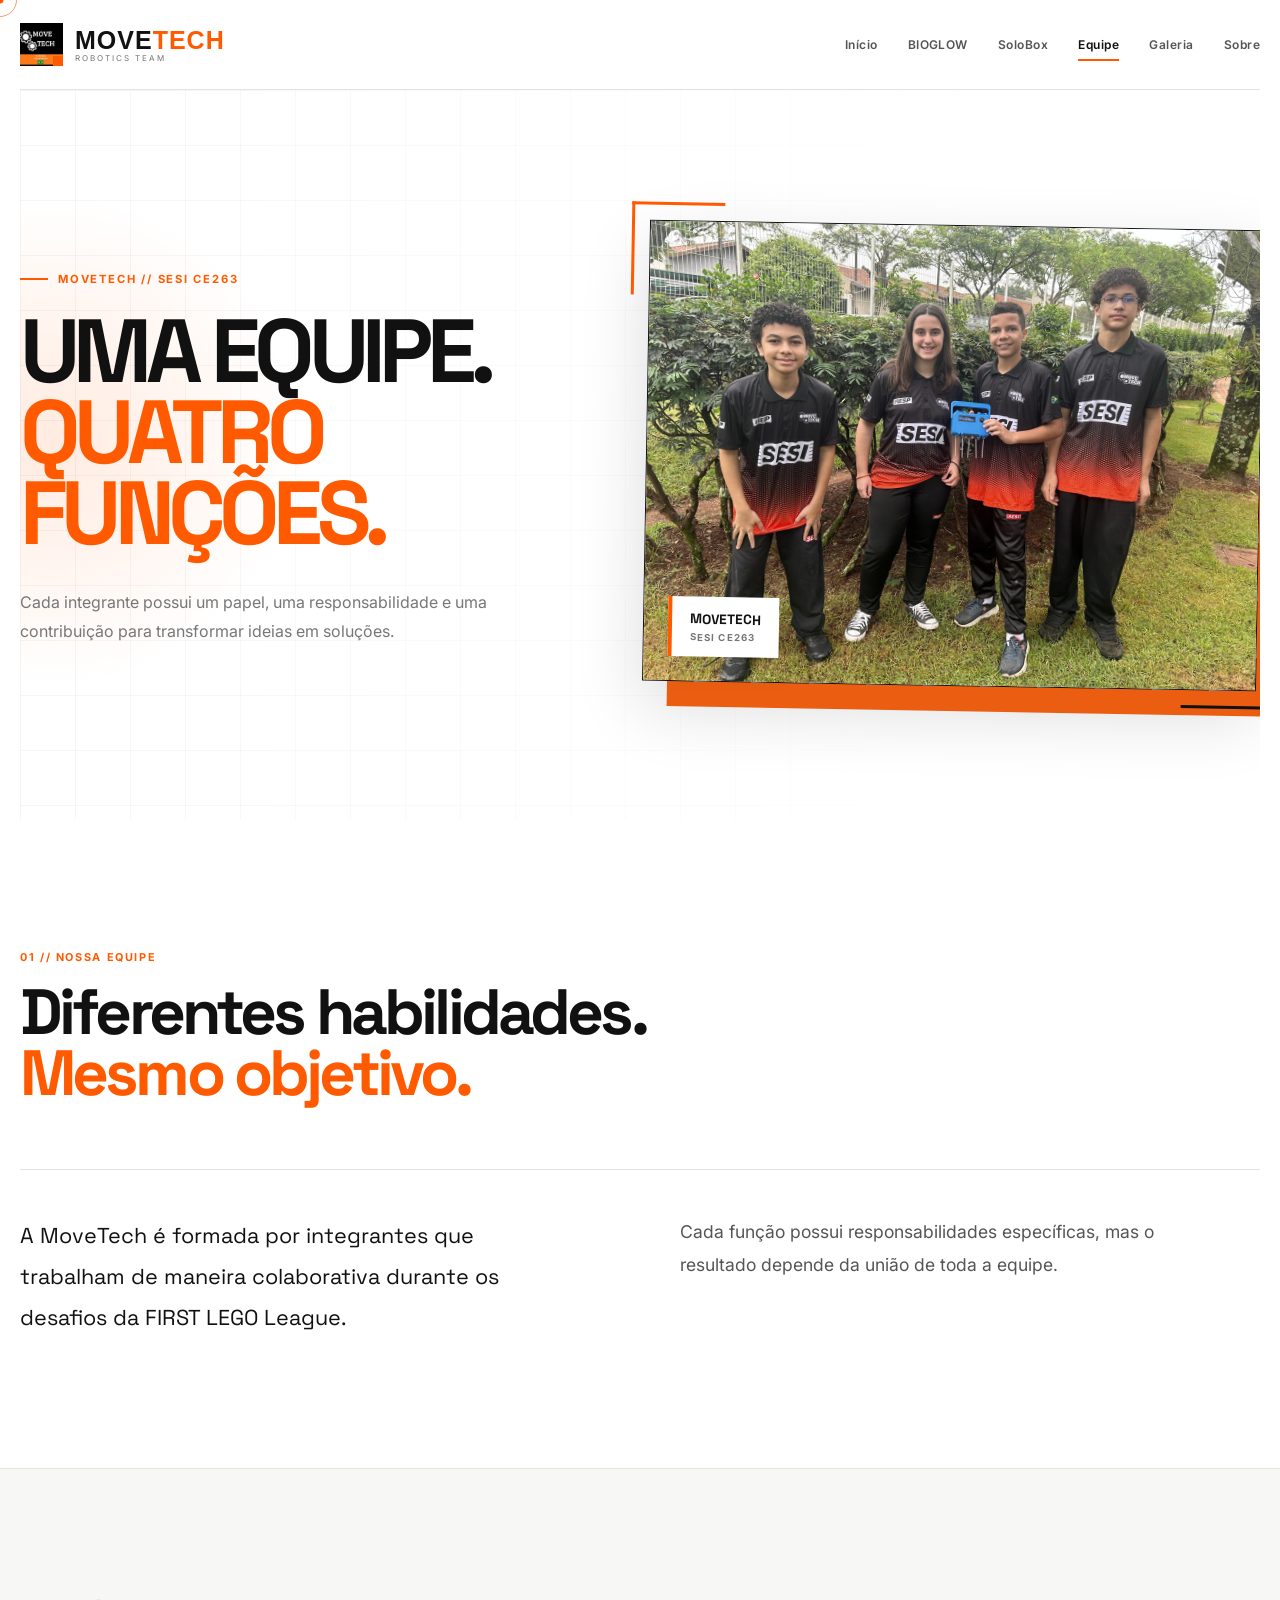
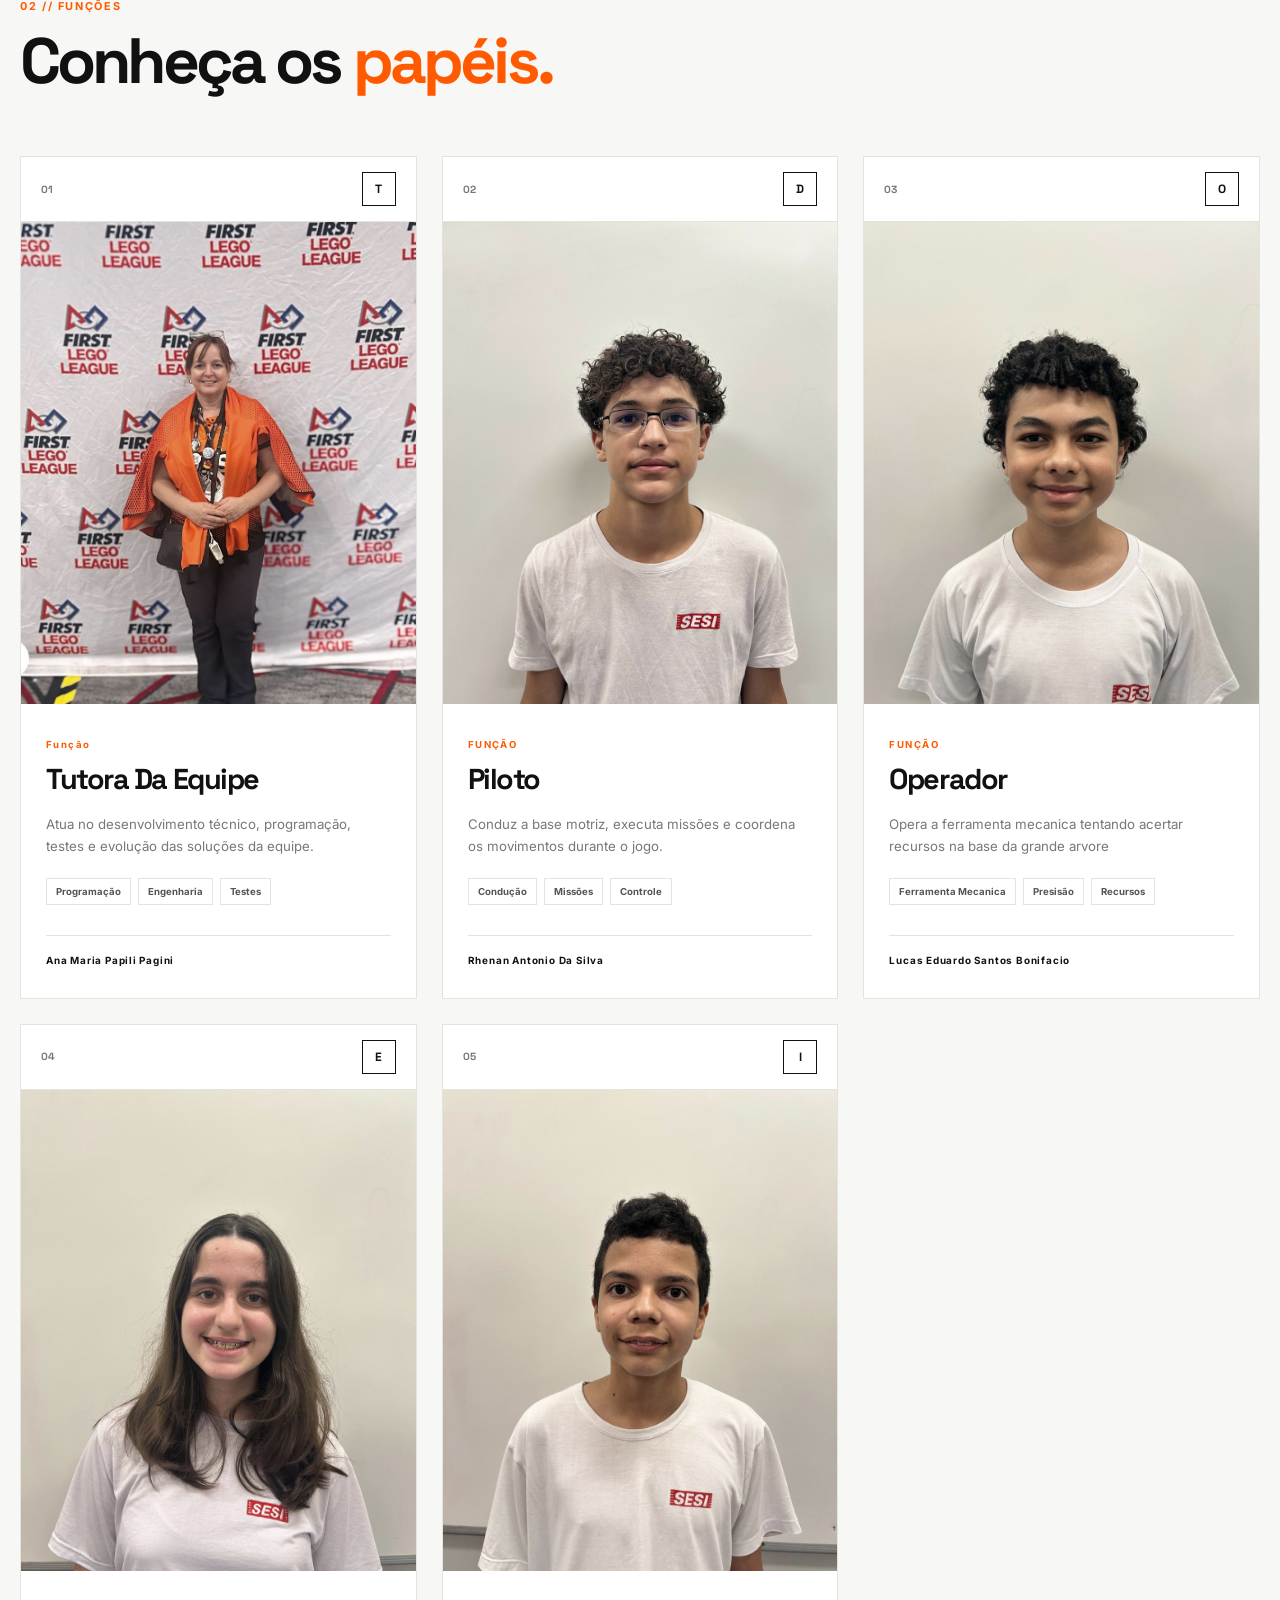
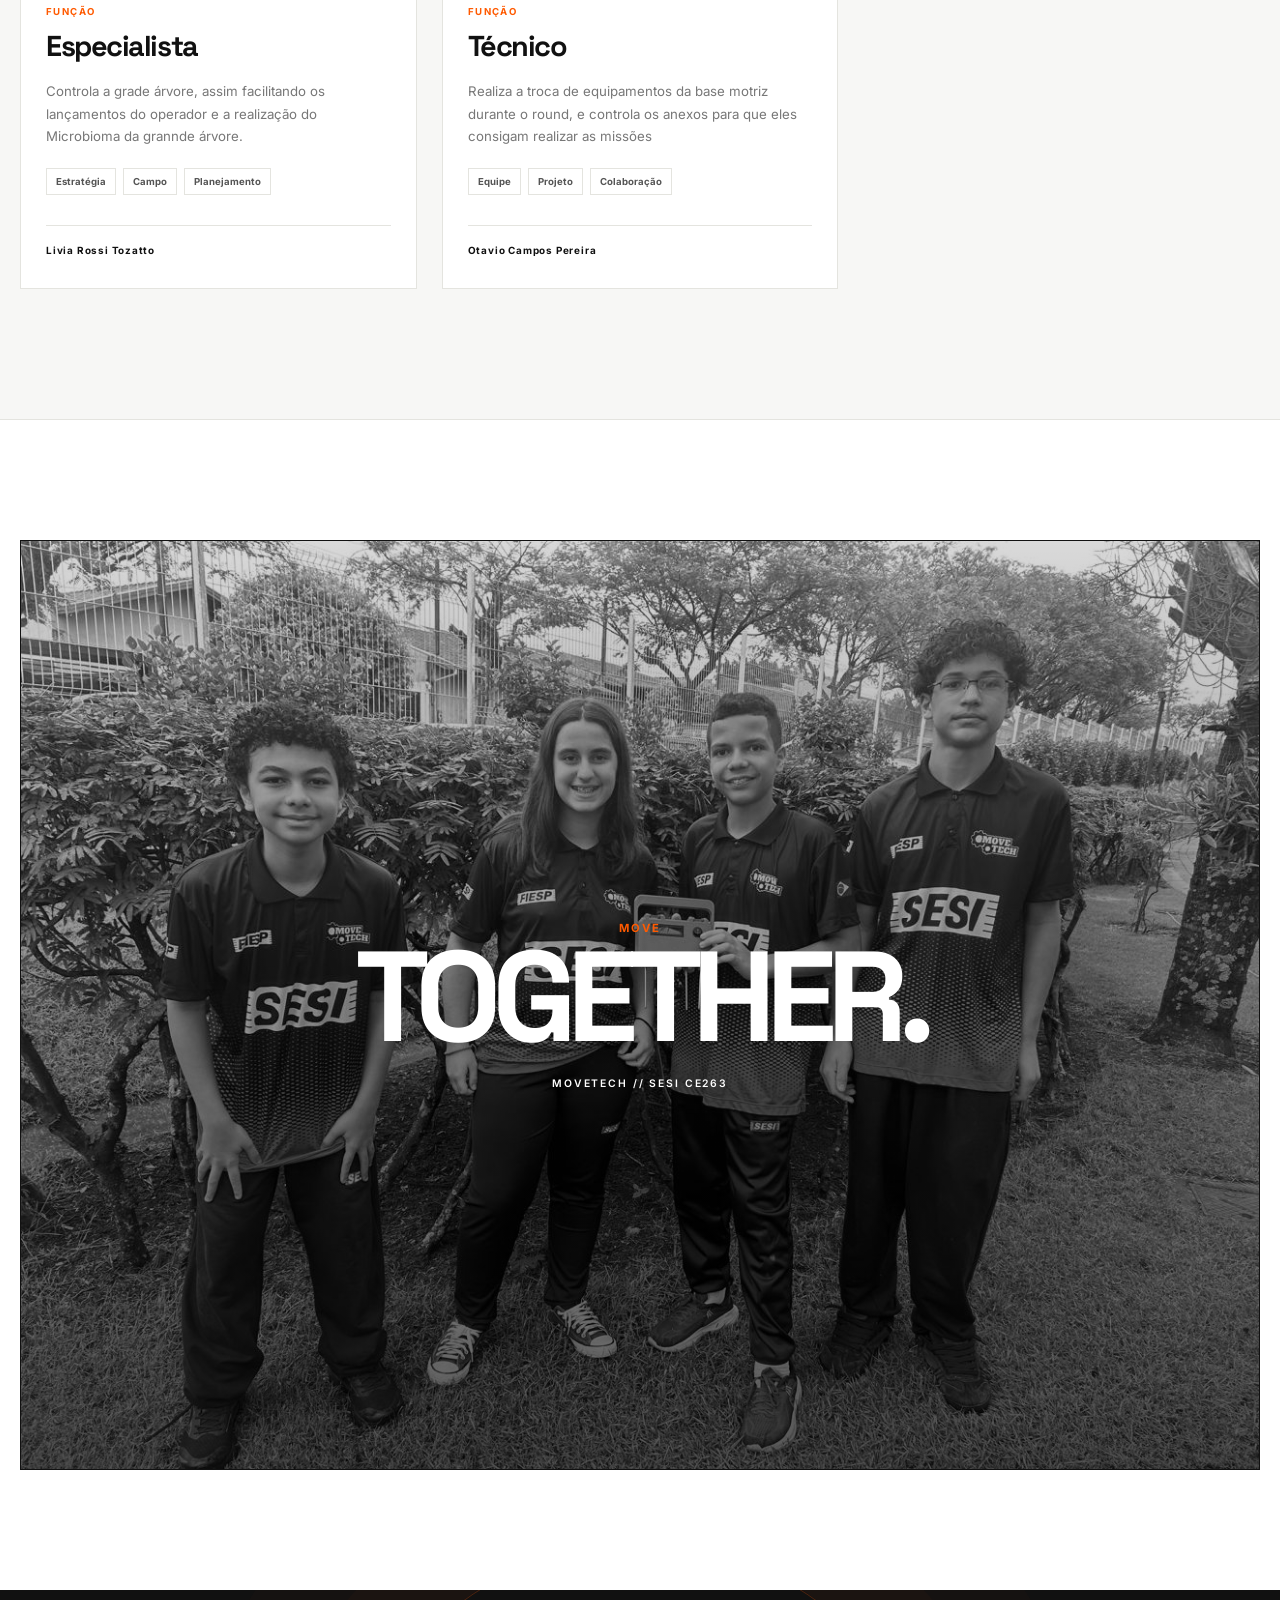
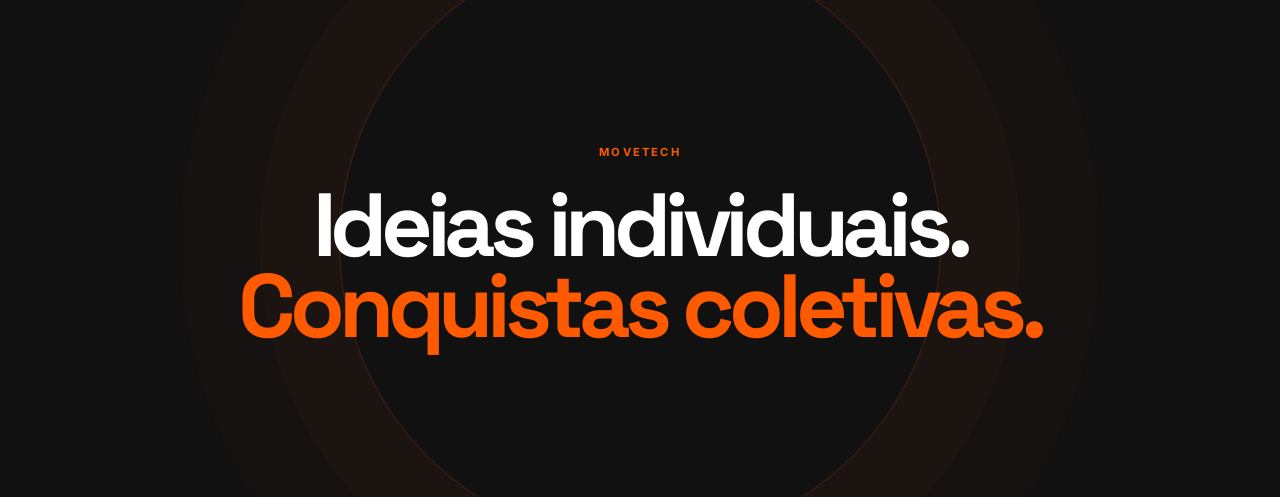
<file: equipe.html>
<!DOCTYPE html>
<html lang="pt-BR">

<head>

    <meta charset="UTF-8">

    <meta name="viewport" content="width=device-width, initial-scale=1.0">

    <title>Equipe | MoveTech</title>

    <link rel="stylesheet" href="css/equipe.css">
    <link rel="shortcut icon" href="img/Logo_MoveTech.jpeg" type="image/x-icon">

</head>

<body class="dark-page">

    <div class="cursor"></div>
    <div class="cursor-follower"></div>


    <!-- LOADER -->

    <div class="loader">

        <div class="loader-logo">
            MOVETECH
        </div>

        <div class="loader-line">
            <span></span>
        </div>

        <small>
            CARREGANDO EQUIPE...
        </small>

    </div>



    <!-- NAV -->

    <header>
        <nav class="navbar">
            <a href="#inicio" class="brand">

                <div class="brand-symbol">
                    <img src="img/Logo_MoveTech.jpeg" alt="Logo MoveTech">
                </div>

                <div class="brand-info">

                    <strong>
                        MOVE<span>TECH</span>
                    </strong>

                    <small>
                        ROBOTICS TEAM
                    </small>

                </div>

            </a>

            <div class="nav-links" id="navLinks">
                <a href="Index.html" class="active">Início</a>
                <a href="Index.html">BIOGLOW</a>
                <a href="solobox.html">SoloBox</a>
                <a href="equipe.html">Equipe</a>
                <a href="Index.html">Galeria</a>
                <a href="Index.html">Sobre</a>
            </div>

            <button class="menu-button" id="menuButton" aria-label="Abrir Menu">
                <i data-lucide="menu"></i>
            </button>
        </nav>
    </header>



    <main>

        <!-- HERO -->

        <section class="team-hero">

            <div class="hero-grid"></div>


            <div class="team-hero-content">

                <span class="eyebrow">
                    MOVETECH // SESI CE263
                </span>


                <h1>

                    UMA EQUIPE.
                    <br>

                    <span>
                        QUATRO FUNÇÕES.
                    </span>

                </h1>


                <p>

                    Cada integrante possui um papel,
                    uma responsabilidade e uma contribuição
                    para transformar ideias em soluções.

                </p>

            </div>


            <div class="team-main-image">

                <img src="img/Equipe.jpg" alt="Equipe MoveTech">

                <div class="image-label">

                    <span>
                        MOVETECH
                    </span>

                    <strong>
                        SESI CE263
                    </strong>

                </div>

            </div>

        </section>



        <!-- INTRO -->

        <section class="section">

            <div class="section-header">

                <span>
                    01 // NOSSA EQUIPE
                </span>

                <h2>

                    Diferentes habilidades.
                    <strong>
                        Mesmo objetivo.
                    </strong>

                </h2>

            </div>


            <div class="team-intro">

                <p>

                    A MoveTech é formada por integrantes
                    que trabalham de maneira colaborativa
                    durante os desafios da FIRST LEGO League.

                </p>


                <p>

                    Cada função possui responsabilidades
                    específicas, mas o resultado depende
                    da união de toda a equipe.

                </p>

            </div>

        </section>



        <!-- FUNÇÕES -->

        <section class="section dark-section">

            <div class="section-header">

                <span>
                    02 // FUNÇÕES
                </span>

                <h2>

                    Conheça os
                    <strong>
                        papéis.
                    </strong>

                </h2>

            </div>



            <div class="roles-grid">

                <!-- TÉCNICA DA EQUIPE -->

                <article class="member-card tecnica">

                    <div class="member-top">
                        <span>01</span>

                        <div>
                            T
                        </div>
                    </div>

                    <div class="member-photo">

                        <img src="img/Ana Maria.jpg" alt="Técnica da equipe">

                    </div>

                    <div class="member-info">

                        <small>
                            Função
                        </small>

                        <h3>
                            Tutora Da Equipe
                        </h3>

                        <p>
                            Atua no desenvolvimento técnico,
                            programação, testes e evolução
                            das soluções da equipe.
                        </p>

                        <ul>
                            <li>Programação</li>
                            <li>Engenharia</li>
                            <li>Testes</li>
                        </ul>

                        <strong class="member-name">
                            Ana Maria Papili Pagini
                        </strong>

                    </div>

                </article>


                <!-- MOTORISTA -->

                <article class="member-card motorista">

                    <div class="member-top">
                        <span>02</span>

                        <div>
                            D
                        </div>
                    </div>

                    <div class="member-photo">

                        <img src="img/Rhenan.jpg" alt="Motorista">

                    </div>

                    <div class="member-info">

                        <small>
                            FUNÇÃO
                        </small>

                        <h3>
                            Piloto
                        </h3>

                        <p>
                            Conduz a base motriz,
                            executa missões e coordena
                            os movimentos durante o jogo.
                        </p>

                        <ul>
                            <li>Condução</li>
                            <li>Missões</li>
                            <li>Controle</li>
                        </ul>

                        <strong class="member-name">
                            Rhenan Antonio Da Silva
                        </strong>

                    </div>

                </article>


                <!-- OPERADOR -->

                <article class="member-card operador">

                    <div class="member-top">
                        <span>03</span>

                        <div>
                            O
                        </div>
                    </div>

                    <div class="member-photo">

                        <img src="img/Lucas Eduardo.jpg" alt="Operador">

                    </div>

                    <div class="member-info">

                        <small>
                            FUNÇÃO
                        </small>

                        <h3>
                            Operador
                        </h3>

                        <p>
                           Opera a ferramenta mecanica tentando acertar recursos na base da grande arvore
                        </p>

                        <ul>
                            <li>Ferramenta Mecanica</li>
                            <li>Presisão</li>
                            <li>Recursos</li>
                        </ul>

                        <strong class="member-name">
                            Lucas Eduardo Santos Bonifacio
                        </strong>

                    </div>

                </article>


                <!-- ESPECIALISTA -->

                <article class="member-card especialista">

                    <div class="member-top">
                        <span>04</span>

                        <div>
                            E
                        </div>
                    </div>

                    <div class="member-photo">

                        <img src="img/Livia.jpg" alt="Especialista">

                    </div>

                    <div class="member-info">

                        <small>
                            FUNÇÃO
                        </small>

                        <h3>
                            Especialista
                        </h3>

                        <p>
                            Controla a grade árvore, assim facilitando os lançamentos do operador e a realização do Microbioma da grannde árvore. 
                        </p>

                        <ul>
                            <li>Estratégia</li>
                            <li>Campo</li>
                            <li>Planejamento</li>
                        </ul>

                        <strong class="member-name">
                            Livia  Rossi Tozatto
                        </strong>

                    </div>

                </article>


                <!-- INTEGRANTE 4 -->

                <article class="member-card integrante">

                    <div class="member-top">
                        <span>05</span>

                        <div>
                            I
                        </div>
                    </div>

                    <div class="member-photo">

                        <img src="img/Otavio.jpg" alt="Integrante da equipe">

                    </div>

                    <div class="member-info">

                        <small>
                            FUNÇÃO
                        </small>

                        <h3>
                            Técnico
                        </h3>

                        <p>
                            Realiza a troca de equipamentos da base motriz durante o round,
                             e controla os anexos para que eles consigam realizar as missões
                        </p>

                        <ul>
                            <li>Equipe</li>
                            <li>Projeto</li>
                            <li>Colaboração</li>
                        </ul>

                        <strong class="member-name">
                            Otavio Campos Pereira
                        </strong>

                    </div>

                </article>

            </div>


        </section>



        <!-- FOTO DA EQUIPE -->

        <section class="team-gallery">

            <div class="team-gallery-image">

                <img src="img/Equipe.jpg" alt="Equipe MoveTech">

                <div class="team-overlay">

                    <span>
                        MOVE
                    </span>

                    <h2>
                        TOGETHER.
                    </h2>

                    <p>
                        MOVETECH // SESI CE263
                    </p>

                </div>

            </div>

        </section>



        <!-- FRASE -->

        <section class="team-final">

            <span>
                MOVETECH
            </span>

            <h2>

                Ideias individuais.
                <br>

                <strong>
                    Conquistas coletivas.
                </strong>

            </h2>

        </section>

    </main>



    <script src="js/equipe.js"></script>

</body>

</html>
</file>
<file: css/equipe.css>
@import url('https://fonts.googleapis.com/css2?family=Inter:wght@400;500;600;700;800&family=Space+Grotesk:wght@400;500;600;700&display=swap');

:root {
    --orange: #ff5a00;
    --orange-dark: #d94700;
    --black: #111111;
    --white: #ffffff;
    --gray-1: #f7f7f5;
    --gray-2: #eeeeeb;
    --gray-3: #cfcfca;
    --gray-4: #777777;
    --line: #e4e4df;

    --container: 1280px;
    --transition: 0.35s ease;
}

* {
    margin: 0;
    padding: 0;
    box-sizing: border-box;
}

.brand-symbol {
    width: 50px;
    height: 50px;
    display: flex;
    align-items: center;
    justify-content: center;
    overflow: hidden;
}

.brand-symbol img {
    width: 100%;
    height: 100%;
    object-fit: contain;
}

.brand {
    display: flex;
    align-items: center;
    gap: 12px;
}

.brand-symbol {
    width: 43px;
    height: 43px;

    display: grid;
    place-items: center;

    background: var(--black);
    color: white;

    font-family: "Barlow Condensed", sans-serif;
    font-size: 18px;
    font-weight: 800;

    position: relative;
}

.brand-symbol::after {
    content: "";
    position: absolute;

    right: -5px;
    bottom: -5px;

    width: 15px;
    height: 15px;

    background: var(--orange);
}

.brand-info strong {
    display: block;

    font-family: "Barlow Condensed", sans-serif;
    font-size: 25px;
    letter-spacing: 1px;
}

.brand-info strong span {
    color: var(--orange);
}

.brand-info small {
    display: block;

    margin-top: -2px;

    font-size: 8px;
    letter-spacing: 2px;
    color: #777;
}

.team-leader {
    display: flex;
    justify-content: center;
    margin-bottom: 50px;
}

.team-leader .member-card {
    width: min(100%, 520px);
}

.team-leader .member-photo {
    height: 420px;
}

.roles-grid {
    display: grid;
    grid-template-columns: repeat(3, 1fr);
    gap: 25px;
}


html {
    scroll-behavior: smooth;
}

body {
    font-family: "Inter", sans-serif;
    background: var(--white);
    color: var(--black);
    overflow-x: hidden;
}

body.dark-page {
    background: var(--white);
    color: var(--black);
}

::selection {
    background: var(--orange);
    color: var(--white);
}

img {
    display: block;
    max-width: 100%;
}

button,
a {
    font-family: inherit;
}

a {
    color: inherit;
    text-decoration: none;
}


/* =========================================================
   CURSOR
========================================================= */

.cursor,
.cursor-follower {
    position: fixed;
    pointer-events: none;
    z-index: 99999;
    border-radius: 50%;
    opacity: 0;
    transition:
        width 0.2s ease,
        height 0.2s ease,
        opacity 0.3s ease,
        background 0.3s ease;
}

.cursor {
    width: 7px;
    height: 7px;
    background: var(--orange);
    transform: translate(-50%, -50%);
}

.cursor-follower {
    width: 34px;
    height: 34px;
    border: 1px solid rgba(255, 90, 0, 0.6);
    transform: translate(-50%, -50%);
}

body.cursor-active .cursor {
    opacity: 1;
}

body.cursor-active .cursor-follower {
    opacity: 1;
}


/* =========================================================
   LOADER
========================================================= */

.loader {
    position: fixed;
    inset: 0;
    z-index: 100000;
    background: var(--white);
    display: flex;
    flex-direction: column;
    justify-content: center;
    align-items: center;
    gap: 18px;
    transition:
        opacity 0.7s ease,
        visibility 0.7s ease;
}

.loader.hide {
    opacity: 0;
    visibility: hidden;
}

.loader-logo {
    font-family: "Space Grotesk", sans-serif;
    font-size: clamp(2rem, 5vw, 4rem);
    font-weight: 800;
    letter-spacing: -0.06em;
}

.loader-line {
    width: min(300px, 70vw);
    height: 2px;
    background: var(--gray-2);
    overflow: hidden;
}

.loader-line span {
    display: block;
    width: 0;
    height: 100%;
    background: var(--orange);
    animation: loaderProgress 1.4s ease forwards;
}

.loader small {
    color: var(--gray-4);
    font-size: 0.7rem;
    letter-spacing: 0.15em;
}

@keyframes loaderProgress {
    from {
        width: 0;
    }

    to {
        width: 100%;
    }
}


/* =========================================================
   HEADER
========================================================= */

header {
    position: relative;
    z-index: 1000;
}

.navbar {
    width: min(100% - 40px, var(--container));
    height: 90px;
    margin: 0 auto;

    display: flex;
    align-items: center;
    justify-content: space-between;

    border-bottom: 1px solid var(--line);

    transition:
        height 0.3s ease,
        box-shadow 0.3s ease,
        background 0.3s ease;
}

header.scrolled .navbar {
    height: 76px;
    background: rgba(255, 255, 255, 0.94);
    box-shadow: 0 10px 35px rgba(0, 0, 0, 0.06);
}


/* LOGO */

.logo {
    display: flex;
    align-items: center;
    gap: 12px;
}

.logo-symbol {
    width: 43px;
    height: 43px;

    display: grid;
    place-items: center;

    background: var(--black);
    color: var(--white);

    position: relative;
    overflow: hidden;
}

.logo-symbol::after {
    content: "";
    position: absolute;
    width: 100%;
    height: 4px;
    bottom: 0;
    left: 0;
    background: var(--orange);
}

.logo-symbol span {
    font-family: "Space Grotesk", sans-serif;
    font-weight: 800;
    font-size: 0.85rem;
}

.logo-text {
    display: flex;
    flex-direction: column;
}

.logo-text strong {
    font-family: "Space Grotesk", sans-serif;
    font-size: 1.05rem;
    letter-spacing: -0.03em;
}

.logo-text strong span {
    color: var(--orange);
}

.logo-text small {
    margin-top: 2px;
    font-size: 0.53rem;
    letter-spacing: 0.12em;
    color: var(--gray-4);
}


/* NAV LINKS */

.nav-links {
    display: flex;
    align-items: center;
    gap: 30px;
}

.nav-links a {
    position: relative;

    font-size: 0.75rem;
    font-weight: 600;
    letter-spacing: 0.04em;

    color: #555;

    transition: color var(--transition);
}

.nav-links a::after {
    content: "";

    position: absolute;
    left: 0;
    bottom: -9px;

    width: 0;
    height: 2px;

    background: var(--orange);

    transition: width var(--transition);
}

.nav-links a:hover,
.nav-links a.active {
    color: var(--black);
}

.nav-links a:hover::after,
.nav-links a.active::after {
    width: 100%;
}


/* MENU */

.menu-button {
    display: none;

    width: 44px;
    height: 44px;

    border: 1px solid var(--line);
    background: var(--white);

    cursor: pointer;

    align-items: center;
    justify-content: center;
}


/* =========================================================
   HERO
========================================================= */

.team-hero {
    width: min(100% - 40px, var(--container));
    min-height: 730px;
    margin: 0 auto;

    display: grid;
    grid-template-columns: 0.95fr 1.05fr;
    align-items: center;
    gap: 70px;

    position: relative;
    overflow: hidden;
}

.hero-grid {
    position: absolute;
    inset: 0;

    background-image:
        linear-gradient(to right, rgba(17, 17, 17, 0.04) 1px, transparent 1px),
        linear-gradient(to bottom, rgba(17, 17, 17, 0.04) 1px, transparent 1px);

    background-size: 55px 55px;

    mask-image: linear-gradient(
        to right,
        black,
        transparent 80%
    );

    pointer-events: none;
}

.team-hero::before {
    content: "";

    position: absolute;

    width: 500px;
    height: 500px;

    left: -220px;
    top: 100px;

    background: radial-gradient(
        circle,
        rgba(255, 90, 0, 0.12),
        transparent 70%
    );

    pointer-events: none;
}

.team-hero-content {
    position: relative;
    z-index: 2;
}

.eyebrow {
    display: inline-flex;
    align-items: center;
    gap: 10px;

    margin-bottom: 25px;

    font-size: 0.7rem;
    font-weight: 700;
    letter-spacing: 0.16em;

    color: var(--orange);
}

.eyebrow::before {
    content: "";

    width: 28px;
    height: 2px;

    background: var(--orange);
}

.team-hero h1 {
    max-width: 700px;

    font-family: "Space Grotesk", sans-serif;

    font-size: clamp(3.6rem, 7vw, 7.4rem);
    line-height: 0.9;
    letter-spacing: -0.075em;

    font-weight: 700;
}

.team-hero h1 span {
    color: var(--orange);
}

.team-hero-content > p {
    max-width: 520px;
    margin-top: 35px;

    font-size: 1rem;
    line-height: 1.8;

    color: var(--gray-4);
}


/* =========================================================
   TEAM MAIN IMAGE
========================================================= */

.team-main-image {
    position: relative;

    width: 100%;
    max-width: 650px;

    justify-self: end;

    transform: rotate(1deg);

    transition:
        transform 0.6s ease,
        box-shadow 0.6s ease;
}

.team-main-image::before {
    content: "";

    position: absolute;

    width: 90px;
    height: 90px;

    left: -18px;
    top: -18px;

    border-left: 3px solid var(--orange);
    border-top: 3px solid var(--orange);

    z-index: 2;
}

.team-main-image::after {
    content: "";

    position: absolute;

    width: 90px;
    height: 90px;

    right: -18px;
    bottom: -18px;

    border-right: 3px solid var(--black);
    border-bottom: 3px solid var(--black);

    z-index: 2;
}

.team-main-image:hover {
    transform: rotate(0deg) translateY(-8px);
}

.team-main-image img {
    width: 100%;
    aspect-ratio: 4 / 3;
    object-fit: cover;

    filter: grayscale(15%);

    border: 1px solid var(--black);

    box-shadow:
        25px 25px 0 var(--orange),
        0 25px 70px rgba(0, 0, 0, 0.14);

    transition:
        filter 0.5s ease,
        transform 0.5s ease;
}

.team-main-image:hover img {
    filter: grayscale(0%);
    transform: scale(1.015);
}

.image-label {
    position: absolute;

    left: 25px;
    bottom: 25px;

    padding: 14px 18px;

    display: flex;
    flex-direction: column;
    gap: 4px;

    background: var(--white);
    border-left: 4px solid var(--orange);

    box-shadow: 0 10px 30px rgba(0, 0, 0, 0.12);
}

.image-label span {
    font-family: "Space Grotesk", sans-serif;
    font-weight: 800;
    font-size: 0.85rem;
}

.image-label strong {
    font-size: 0.6rem;
    letter-spacing: 0.12em;
    color: var(--gray-4);
}


/* =========================================================
   SECTIONS
========================================================= */

.section {
    width: min(100% - 40px, var(--container));
    margin: 0 auto;
    padding: 130px 0;
}

.section-header {
    margin-bottom: 65px;

    display: flex;
    flex-direction: column;
    gap: 18px;
}

.section-header > span {
    font-size: 0.68rem;
    font-weight: 700;
    letter-spacing: 0.15em;
    color: var(--orange);
}

.section-header h2 {
    max-width: 800px;

    font-family: "Space Grotesk", sans-serif;
    font-size: clamp(2.6rem, 5vw, 5.2rem);
    line-height: 0.95;

    letter-spacing: -0.06em;
}

.section-header h2 strong {
    color: var(--orange);
}


/* =========================================================
   INTRO
========================================================= */

.team-intro {
    display: grid;
    grid-template-columns: 1fr 1fr;
    gap: 80px;

    border-top: 1px solid var(--line);
    padding-top: 45px;
}

.team-intro p {
    max-width: 550px;

    font-size: 1.1rem;
    line-height: 1.9;

    color: #555;
}

.team-intro p:first-child {
    font-family: "Space Grotesk", sans-serif;
    font-size: 1.35rem;
    color: var(--black);
}


/* =========================================================
   FUNÇÕES
========================================================= */

.dark-section {
    width: 100%;
    max-width: none;

    padding-left: max(20px, calc((100% - var(--container)) / 2));
    padding-right: max(20px, calc((100% - var(--container)) / 2));

    background: var(--gray-1);

    border-top: 1px solid var(--line);
    border-bottom: 1px solid var(--line);
}

.roles-grid {
    display: grid;

    grid-template-columns: repeat(4, 1fr);

    gap: 18px;
}


/* MEMBER CARD */

.member-card {
    position: relative;

    background: var(--white);

    border: 1px solid var(--line);

    overflow: hidden;

    transition:
        transform 0.45s ease,
        box-shadow 0.45s ease,
        border-color 0.45s ease;
}

.member-card::after {
    content: "";

    position: absolute;

    left: 0;
    bottom: 0;

    width: 0;
    height: 4px;

    background: var(--orange);

    transition: width 0.45s ease;
}

.member-card:hover {
    transform: translateY(-12px);

    border-color: #cfcfc9;

    box-shadow:
        0 25px 60px rgba(0, 0, 0, 0.1);
}

.member-card:hover::after {
    width: 100%;
}


/* TOP */

.member-top {
    height: 65px;

    display: flex;
    align-items: center;
    justify-content: space-between;

    padding: 0 20px;

    border-bottom: 1px solid var(--line);
}

.member-top span {
    font-family: "Space Grotesk", sans-serif;

    font-size: 0.65rem;
    font-weight: 700;

    color: var(--gray-4);
}

.member-top div {
    width: 34px;
    height: 34px;

    display: grid;
    place-items: center;

    border: 1px solid var(--black);

    font-family: "Space Grotesk", sans-serif;
    font-size: 0.75rem;
    font-weight: 800;

    transition:
        background 0.3s ease,
        color 0.3s ease;
}

.member-card:hover .member-top div {
    background: var(--orange);
    border-color: var(--orange);
    color: var(--white);
}


/* PHOTO */

.member-photo {
    position: relative;

    overflow: hidden;

    background: var(--gray-2);
}

.member-photo::after {
    content: "";

    position: absolute;
    inset: 0;

    background:
        linear-gradient(
            135deg,
            transparent 60%,
            rgba(255, 90, 0, 0.22)
        );

    opacity: 0;

    transition: opacity 0.4s ease;
}

.member-card:hover .member-photo::after {
    opacity: 1;
}

.member-photo img {
    width: 100%;
    aspect-ratio: 0.82 / 1;

    object-fit: cover;

    filter: grayscale(20%);

    transition:
        transform 0.6s ease,
        filter 0.6s ease;
}

.member-card:hover .member-photo img {
    transform: scale(1.06);
    filter: grayscale(0%);
}


/* INFO */

.member-info {
    padding: 28px 25px 32px;
}

.member-info small {
    font-size: 0.6rem;
    font-weight: 700;
    letter-spacing: 0.15em;

    color: var(--orange);
}

.member-info h3 {
    margin-top: 9px;

    font-family: "Space Grotesk", sans-serif;

    font-size: 1.8rem;
    letter-spacing: -0.05em;
}

.member-info p {
    margin-top: 16px;

    font-size: 0.83rem;
    line-height: 1.7;

    color: var(--gray-4);
}

.member-info ul {
    list-style: none;

    display: flex;
    flex-wrap: wrap;

    gap: 7px;

    margin-top: 20px;
}

.member-info li {
    padding: 7px 9px;

    font-size: 0.6rem;
    font-weight: 700;

    border: 1px solid var(--line);

    color: #555;

    transition:
        border-color 0.3s ease,
        color 0.3s ease;
}

.member-card:hover .member-info li {
    border-color: rgba(255, 90, 0, 0.4);
    color: var(--orange);
}

.member-name {
    display: block;

    margin-top: 30px;
    padding-top: 18px;

    border-top: 1px solid var(--line);

    font-size: 0.62rem;
    letter-spacing: 0.08em;

    color: var(--black);
}


/* =========================================================
   EQUIPE GALLERY
========================================================= */

.team-gallery {
    width: min(100% - 40px, var(--container));
    margin: 0 auto;

    padding: 120px 0;
}

.team-gallery-image {
    position: relative;

    overflow: hidden;

    border: 1px solid var(--black);
}

.team-gallery-image img {
    width: 100%;
    min-height: 620px;

    object-fit: cover;

    filter: grayscale(100%);

    transition:
        transform 1s ease,
        filter 0.8s ease;
}

.team-gallery-image:hover img {
    transform: scale(1.04);
    filter: grayscale(0%);
}

.team-overlay {
    position: absolute;
    inset: 0;

    display: flex;
    flex-direction: column;
    justify-content: center;
    align-items: center;

    text-align: center;

    background: linear-gradient(
        to bottom,
        rgba(0, 0, 0, 0.15),
        rgba(0, 0, 0, 0.65)
    );

    color: var(--white);
}

.team-overlay span {
    font-size: 0.7rem;
    font-weight: 700;

    letter-spacing: 0.2em;

    color: var(--orange);
}

.team-overlay h2 {
    margin-top: 8px;

    font-family: "Space Grotesk", sans-serif;

    font-size: clamp(4rem, 10vw, 9rem);
    line-height: 0.85;
    letter-spacing: -0.08em;
}

.team-overlay p {
    margin-top: 25px;

    font-size: 0.65rem;
    font-weight: 600;

    letter-spacing: 0.18em;
}


/* =========================================================
   FINAL
========================================================= */

.team-final {
    width: 100%;

    padding: 150px 20px;

    text-align: center;

    background: var(--black);
    color: var(--white);

    position: relative;
    overflow: hidden;
}

.team-final::before {
    content: "";

    position: absolute;

    width: 600px;
    height: 600px;

    left: 50%;
    top: 50%;

    transform: translate(-50%, -50%);

    border: 1px solid rgba(255, 90, 0, 0.25);
    border-radius: 50%;

    box-shadow:
        0 0 0 80px rgba(255, 90, 0, 0.025),
        0 0 0 160px rgba(255, 90, 0, 0.015);
}

.team-final > * {
    position: relative;
    z-index: 2;
}

.team-final > span {
    font-size: 0.7rem;
    font-weight: 700;

    letter-spacing: 0.2em;

    color: var(--orange);
}

.team-final h2 {
    margin-top: 25px;

    font-family: "Space Grotesk", sans-serif;

    font-size: clamp(3rem, 7vw, 7rem);
    line-height: 0.9;

    letter-spacing: -0.07em;
}

.team-final h2 strong {
    color: var(--orange);
}


/* =========================================================
   REVEAL ANIMATION
========================================================= */

.reveal {
    opacity: 0;
    transform: translateY(35px);

    transition:
        opacity 0.8s ease,
        transform 0.8s ease;
}

.reveal.visible {
    opacity: 1;
    transform: translateY(0);
}

.roles-grid {
    display: grid !important;
    grid-template-columns: repeat(3, minmax(0, 1fr)) !important;
    gap: 25px !important;
    width: 100%;
}


/* =========================================================
   MOBILE
========================================================= */

@media (max-width: 1050px) {

    .nav-links {
        gap: 18px;
    }

    .roles-grid {
        grid-template-columns: repeat(2, 1fr);
    }

    .team-hero {
        grid-template-columns: 1fr;
        padding: 90px 0;
    }

    .team-main-image {
        justify-self: start;
        max-width: 720px;
    }
}


@media (max-width: 760px) {

    .navbar {
        height: 75px;
    }

    .nav-links {
        position: fixed;

        top: 75px;
        left: 20px;
        right: 20px;

        padding: 25px;

        flex-direction: column;
        align-items: stretch;
        gap: 0;

        background: var(--white);

        border: 1px solid var(--line);

        box-shadow: 0 20px 50px rgba(0, 0, 0, 0.1);

        opacity: 0;
        visibility: hidden;

        transform: translateY(-15px);

        transition:
            opacity 0.3s ease,
            visibility 0.3s ease,
            transform 0.3s ease;
    }

    .nav-links.open {
        opacity: 1;
        visibility: visible;
        transform: translateY(0);
    }

    .nav-links a {
        padding: 16px 0;
        border-bottom: 1px solid var(--line);
    }

    .nav-links a:last-child {
        border-bottom: 0;
    }

    .nav-links a::after {
        display: none;
    }

    .menu-button {
        display: flex;
    }

    .team-hero {
        width: min(100% - 30px, var(--container));
        min-height: auto;

        padding: 80px 0 100px;

        gap: 55px;
    }

    .team-hero h1 {
        font-size: clamp(3rem, 15vw, 5rem);
    }

    .team-hero-content > p {
        font-size: 0.9rem;
    }

    .team-main-image img {
        box-shadow:
            12px 12px 0 var(--orange),
            0 20px 45px rgba(0, 0, 0, 0.12);
    }

    .team-main-image::before,
    .team-main-image::after {
        width: 55px;
        height: 55px;
    }

    .section {
        width: min(100% - 30px, var(--container));
        padding: 90px 0;
    }

    .section-header {
        margin-bottom: 45px;
    }

    .section-header h2 {
        font-size: clamp(2.5rem, 12vw, 4rem);
    }

    .team-intro {
        grid-template-columns: 1fr;
        gap: 30px;
    }

    .dark-section {
        padding-left: 15px;
        padding-right: 15px;
    }

    .roles-grid {
        grid-template-columns: 1fr;
        gap: 15px;
    }

    .member-photo img {
        aspect-ratio: 1 / 1;
    }

    .team-gallery {
        width: min(100% - 30px, var(--container));
        padding: 80px 0;
    }

    .team-gallery-image img {
        min-height: 500px;
    }

    .team-overlay h2 {
        font-size: 20vw;
    }

    .team-final {
        padding: 110px 20px;
    }

    .team-final h2 {
        font-size: clamp(2.8rem, 14vw, 5rem);
    }
}


@media (max-width: 480px) {

    .logo-text small {
        display: none;
    }

    .logo-symbol {
        width: 40px;
        height: 40px;
    }

    .team-main-image {
        transform: none;
    }

    .team-main-image:hover {
        transform: none;
    }

    .image-label {
        left: 15px;
        bottom: 15px;
    }

    .member-info {
        padding: 24px 20px 28px;
    }

    .member-info h3 {
        font-size: 1.6rem;
    }

    .team-gallery-image img {
        min-height: 420px;
    }

    
}




/* =========================================================
   REDUCED MOTION
========================================================= */

@media (prefers-reduced-motion: reduce) {

    *,
    *::before,
    *::after {
        animation-duration: 0.01ms !important;
        animation-iteration-count: 1 !important;
        transition-duration: 0.01ms !important;
        scroll-behavior: auto !important;
    }
}
</file>
